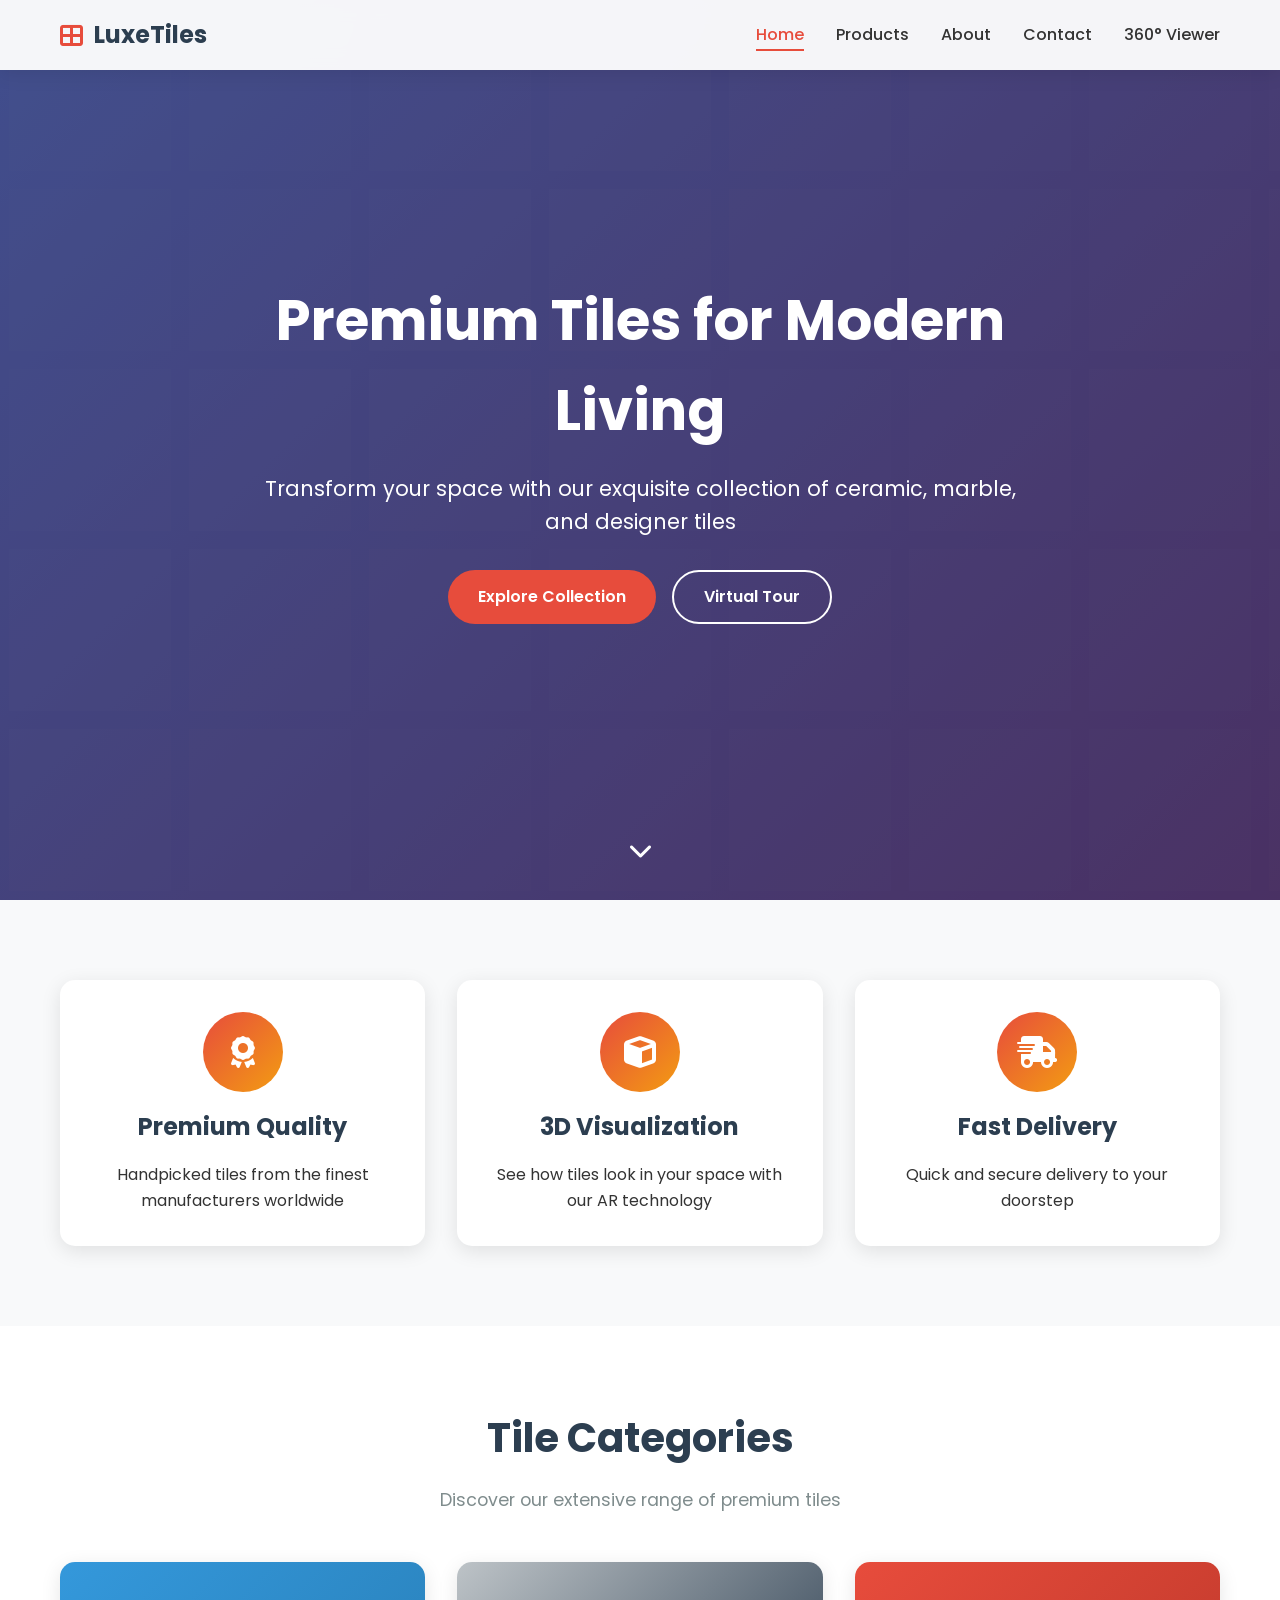
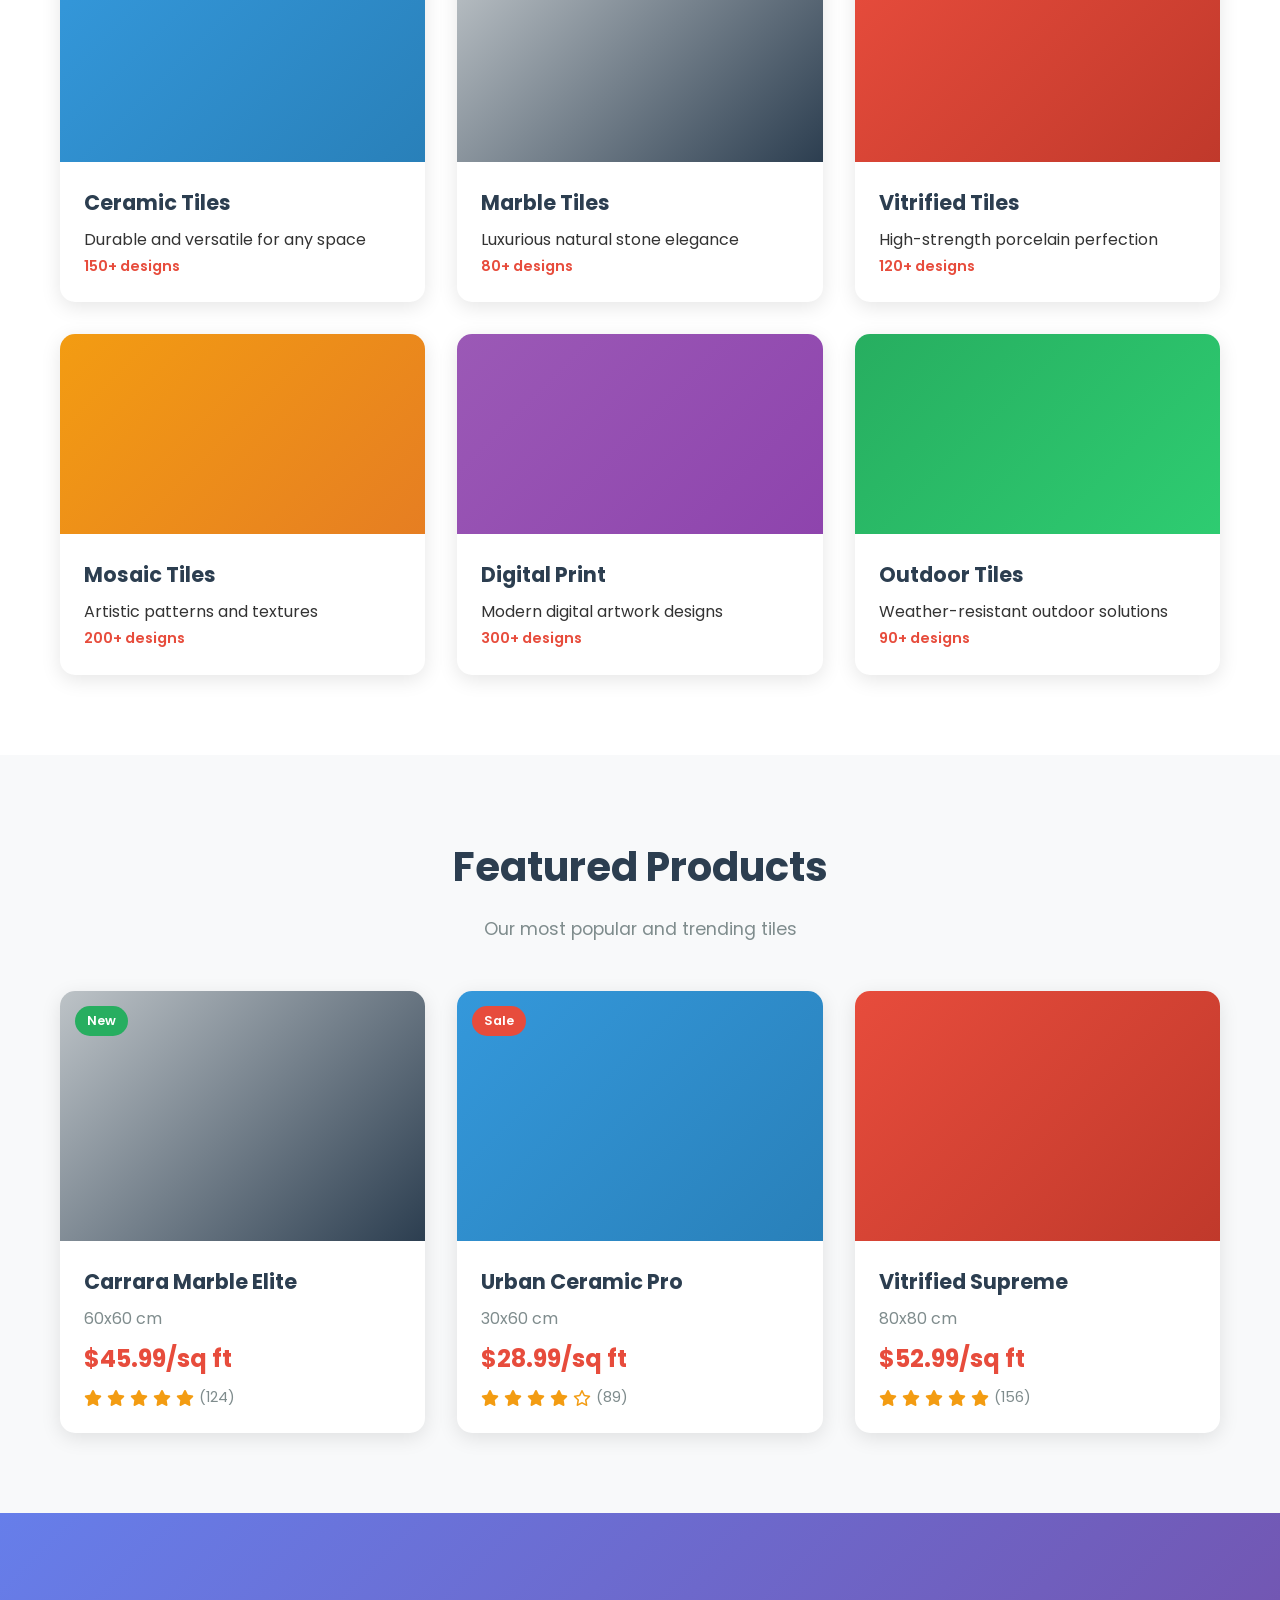
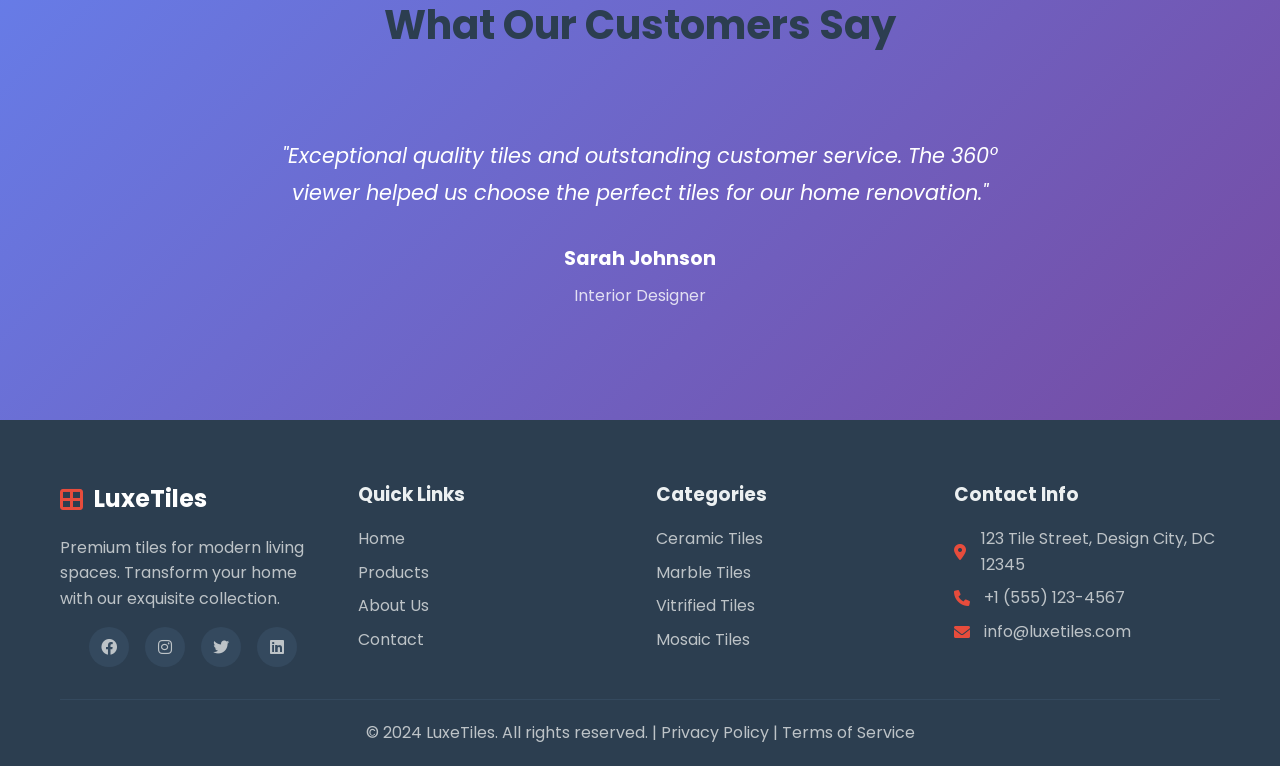
<file: index.html>
<!DOCTYPE html>
<html lang="en">
<head>
    <meta charset="UTF-8">
    <meta name="viewport" content="width=device-width, initial-scale=1.0">
    <title>LuxeTiles - Premium Tile Collection</title>
    <link href="style.css" rel="stylesheet" type="text/css" />
    <link href="https://cdnjs.cloudflare.com/ajax/libs/font-awesome/6.0.0/css/all.min.css" rel="stylesheet">
    <link href="https://fonts.googleapis.com/css2?family=Poppins:wght@300;400;500;600;700&display=swap" rel="stylesheet">
</head>
<body>
    <!-- Navigation -->
    <nav class="navbar">
        <div class="nav-container">
            <div class="nav-logo">
                <i class="fas fa-th-large"></i>
                <span>LuxeTiles</span>
            </div>
            <ul class="nav-menu">
                <li><a href="index.html" class="nav-link active">Home</a></li>
                <li><a href="Products.html" class="nav-link">Products</a></li>
                <li><a href="about.html" class="nav-link">About</a></li>
                <li><a href="contact.html" class="nav-link">Contact</a></li>
                <li><a href="#" class="nav-link" id="360-viewer-btn">360° Viewer</a></li>
            </ul>
            <div class="hamburger">
                <span></span>
                <span></span>
                <span></span>
            </div>
        </div>
    </nav>

    <!-- Hero Section -->
    <section class="hero">
        <div class="hero-overlay"></div>
        <div class="hero-content">
            <h1 class="hero-title">Premium Tiles for Modern Living</h1>
            <p class="hero-subtitle">Transform your space with our exquisite collection of ceramic, marble, and designer tiles</p>
            <div class="hero-buttons">
                <a href="products.html" class="btn btn-primary">Explore Collection</a>
                <a href="#" class="btn btn-secondary" id="virtual-tour-btn">Virtual Tour</a>
            </div>
        </div>
        <div class="hero-scroll">
            <i class="fas fa-chevron-down"></i>
        </div>
    </section>

    <!-- Features Section -->
    <section class="features">
        <div class="container">
            <div class="features-grid">
                <div class="feature-card">
                    <div class="feature-icon">
                        <i class="fas fa-award"></i>
                    </div>
                    <h3>Premium Quality</h3>
                    <p>Handpicked tiles from the finest manufacturers worldwide</p>
                </div>
                <div class="feature-card">
                    <div class="feature-icon">
                        <i class="fas fa-cube"></i>
                    </div>
                    <h3>3D Visualization</h3>
                    <p>See how tiles look in your space with our AR technology</p>
                </div>
                <div class="feature-card">
                    <div class="feature-icon">
                        <i class="fas fa-shipping-fast"></i>
                    </div>
                    <h3>Fast Delivery</h3>
                    <p>Quick and secure delivery to your doorstep</p>
                </div>
            </div>
        </div>
    </section>

    <!-- Categories Section -->
    <section class="categories">
        <div class="container">
            <div class="section-header">
                <h2>Tile Categories</h2>
                <p>Discover our extensive range of premium tiles</p>
            </div>
            <div class="categories-grid">
                <div class="category-card" data-category="ceramic">
                    <div class="category-image">
                        <div class="category-overlay">
                            <i class="fas fa-eye"></i>
                            <span>View Collection</span>
                        </div>
                    </div>
                    <div class="category-content">
                        <h3>Ceramic Tiles</h3>
                        <p>Durable and versatile for any space</p>
                        <span class="category-count">150+ designs</span>
                    </div>
                </div>
                <div class="category-card" data-category="marble">
                    <div class="category-image marble-bg">
                        <div class="category-overlay">
                            <i class="fas fa-eye"></i>
                            <span>View Collection</span>
                        </div>
                    </div>
                    <div class="category-content">
                        <h3>Marble Tiles</h3>
                        <p>Luxurious natural stone elegance</p>
                        <span class="category-count">80+ designs</span>
                    </div>
                </div>
                <div class="category-card" data-category="vitrified">
                    <div class="category-image vitrified-bg">
                        <div class="category-overlay">
                            <i class="fas fa-eye"></i>
                            <span>View Collection</span>
                        </div>
                    </div>
                    <div class="category-content">
                        <h3>Vitrified Tiles</h3>
                        <p>High-strength porcelain perfection</p>
                        <span class="category-count">120+ designs</span>
                    </div>
                </div>
                <div class="category-card" data-category="mosaic">
                    <div class="category-image mosaic-bg">
                        <div class="category-overlay">
                            <i class="fas fa-eye"></i>
                            <span>View Collection</span>
                        </div>
                    </div>
                    <div class="category-content">
                        <h3>Mosaic Tiles</h3>
                        <p>Artistic patterns and textures</p>
                        <span class="category-count">200+ designs</span>
                    </div>
                </div>
                <div class="category-card" data-category="digital">
                    <div class="category-image digital-bg">
                        <div class="category-overlay">
                            <i class="fas fa-eye"></i>
                            <span>View Collection</span>
                        </div>
                    </div>
                    <div class="category-content">
                        <h3>Digital Print</h3>
                        <p>Modern digital artwork designs</p>
                        <span class="category-count">300+ designs</span>
                    </div>
                </div>
                <div class="category-card" data-category="outdoor">
                    <div class="category-image outdoor-bg">
                        <div class="category-overlay">
                            <i class="fas fa-eye"></i>
                            <span>View Collection</span>
                        </div>
                    </div>
                    <div class="category-content">
                        <h3>Outdoor Tiles</h3>
                        <p>Weather-resistant outdoor solutions</p>
                        <span class="category-count">90+ designs</span>
                    </div>
                </div>
            </div>
        </div>
    </section>

    <!-- Featured Products -->
    <section class="featured-products">
        <div class="container">
            <div class="section-header">
                <h2>Featured Products</h2>
                <p>Our most popular and trending tiles</p>
            </div>
            <div class="products-grid">
                <div class="product-card">
                    <div class="product-image">
                        <div class="product-badge">New</div>
                        <div class="product-actions">
                            <button class="action-btn" title="360° View"><i class="fas fa-sync-alt"></i></button>
                            <button class="action-btn" title="Quick View"><i class="fas fa-eye"></i></button>
                            <button class="action-btn" title="Add to Favorites"><i class="fas fa-heart"></i></button>
                        </div>
                    </div>
                    <div class="product-content">
                        <h3>Carrara Marble Elite</h3>
                        <p class="product-size">60x60 cm</p>
                        <div class="product-price">$45.99/sq ft</div>
                        <div class="product-rating">
                            <i class="fas fa-star"></i>
                            <i class="fas fa-star"></i>
                            <i class="fas fa-star"></i>
                            <i class="fas fa-star"></i>
                            <i class="fas fa-star"></i>
                            <span>(124)</span>
                        </div>
                    </div>
                </div>
                <div class="product-card">
                    <div class="product-image ceramic-product">
                        <div class="product-badge sale">Sale</div>
                        <div class="product-actions">
                            <button class="action-btn" title="360° View"><i class="fas fa-sync-alt"></i></button>
                            <button class="action-btn" title="Quick View"><i class="fas fa-eye"></i></button>
                            <button class="action-btn" title="Add to Favorites"><i class="fas fa-heart"></i></button>
                        </div>
                    </div>
                    <div class="product-content">
                        <h3>Urban Ceramic Pro</h3>
                        <p class="product-size">30x60 cm</p>
                        <div class="product-price">$28.99/sq ft</div>
                        <div class="product-rating">
                            <i class="fas fa-star"></i>
                            <i class="fas fa-star"></i>
                            <i class="fas fa-star"></i>
                            <i class="fas fa-star"></i>
                            <i class="far fa-star"></i>
                            <span>(89)</span>
                        </div>
                    </div>
                </div>
                <div class="product-card">
                    <div class="product-image vitrified-product">
                        <div class="product-actions">
                            <button class="action-btn" title="360° View"><i class="fas fa-sync-alt"></i></button>
                            <button class="action-btn" title="Quick View"><i class="fas fa-eye"></i></button>
                            <button class="action-btn" title="Add to Favorites"><i class="fas fa-heart"></i></button>
                        </div>
                    </div>
                    <div class="product-content">
                        <h3>Vitrified Supreme</h3>
                        <p class="product-size">80x80 cm</p>
                        <div class="product-price">$52.99/sq ft</div>
                        <div class="product-rating">
                            <i class="fas fa-star"></i>
                            <i class="fas fa-star"></i>
                            <i class="fas fa-star"></i>
                            <i class="fas fa-star"></i>
                            <i class="fas fa-star"></i>
                            <span>(156)</span>
                        </div>
                    </div>
                </div>
            </div>
        </div>
    </section>

    <!-- Testimonials -->
    <section class="testimonials">
        <div class="container">
            <div class="section-header">
                <h2>What Our Customers Say</h2>
            </div>
            <div class="testimonials-slider">
                <div class="testimonial-card active">
                    <div class="testimonial-content">
                        <p>"Exceptional quality tiles and outstanding customer service. The 360° viewer helped us choose the perfect tiles for our home renovation."</p>
                        <div class="testimonial-author">
                            <div class="author-info">
                                <h4>Sarah Johnson</h4>
                                <span>Interior Designer</span>
                            </div>
                        </div>
                    </div>
                </div>
            </div>
        </div>
    </section>

    <!-- 360° Viewer Modal -->
    <div class="modal" id="viewer-modal">
        <div class="modal-content">
            <span class="close">&times;</span>
            <div class="viewer-container">
                <h3>360° Tile Viewer</h3>
                <div class="tile-viewer">
                    <div class="tile-3d" id="tile-3d">
                        <div class="tile-face front"></div>
                        <div class="tile-face back"></div>
                        <div class="tile-face left"></div>
                        <div class="tile-face right"></div>
                        <div class="tile-face top"></div>
                        <div class="tile-face bottom"></div>
                    </div>
                </div>
                <div class="viewer-controls">
                    <button class="viewer-btn" data-tile="marble">Marble</button>
                    <button class="viewer-btn" data-tile="ceramic">Ceramic</button>
                    <button class="viewer-btn" data-tile="mosaic">Mosaic</button>
                    <button class="viewer-btn" data-tile="digital">Digital</button>
                </div>
                <p class="viewer-instruction">Drag to rotate • Scroll to zoom</p>
            </div>
        </div>
    </div>

    <!-- Footer -->
    <footer class="footer">
        <div class="container">
            <div class="footer-content">
                <div class="footer-section">
                    <div class="footer-logo">
                        <i class="fas fa-th-large"></i>
                        <span>LuxeTiles</span>
                    </div>
                    <p>Premium tiles for modern living spaces. Transform your home with our exquisite collection.</p>
                    <div class="social-links">
                        <a href="#"><i class="fab fa-facebook"></i></a>
                        <a href="#"><i class="fab fa-instagram"></i></a>
                        <a href="#"><i class="fab fa-twitter"></i></a>
                        <a href="#"><i class="fab fa-linkedin"></i></a>
                    </div>
                </div>
                <div class="footer-section">
                    <h3>Quick Links</h3>
                    <ul>
                        <li><a href="index.html">Home</a></li>
                        <li><a href="products.html">Products</a></li>
                        <li><a href="about.html">About Us</a></li>
                        <li><a href="contact.html">Contact</a></li>
                    </ul>
                </div>
                <div class="footer-section">
                    <h3>Categories</h3>
                    <ul>
                        <li><a href="#">Ceramic Tiles</a></li>
                        <li><a href="#">Marble Tiles</a></li>
                        <li><a href="#">Vitrified Tiles</a></li>
                        <li><a href="#">Mosaic Tiles</a></li>
                    </ul>
                </div>
                <div class="footer-section">
                    <h3>Contact Info</h3>
                    <div class="contact-info">
                        <p><i class="fas fa-map-marker-alt"></i> 123 Tile Street, Design City, DC 12345</p>
                        <p><i class="fas fa-phone"></i> +1 (555) 123-4567</p>
                        <p><i class="fas fa-envelope"></i> info@luxetiles.com</p>
                    </div>
                </div>
            </div>
            <div class="footer-bottom">
                <p>&copy; 2024 LuxeTiles. All rights reserved. | Privacy Policy | Terms of Service</p>
            </div>
        </div>
    </footer>

    <script src="script.js"></script>
</body>
</html>
</file>
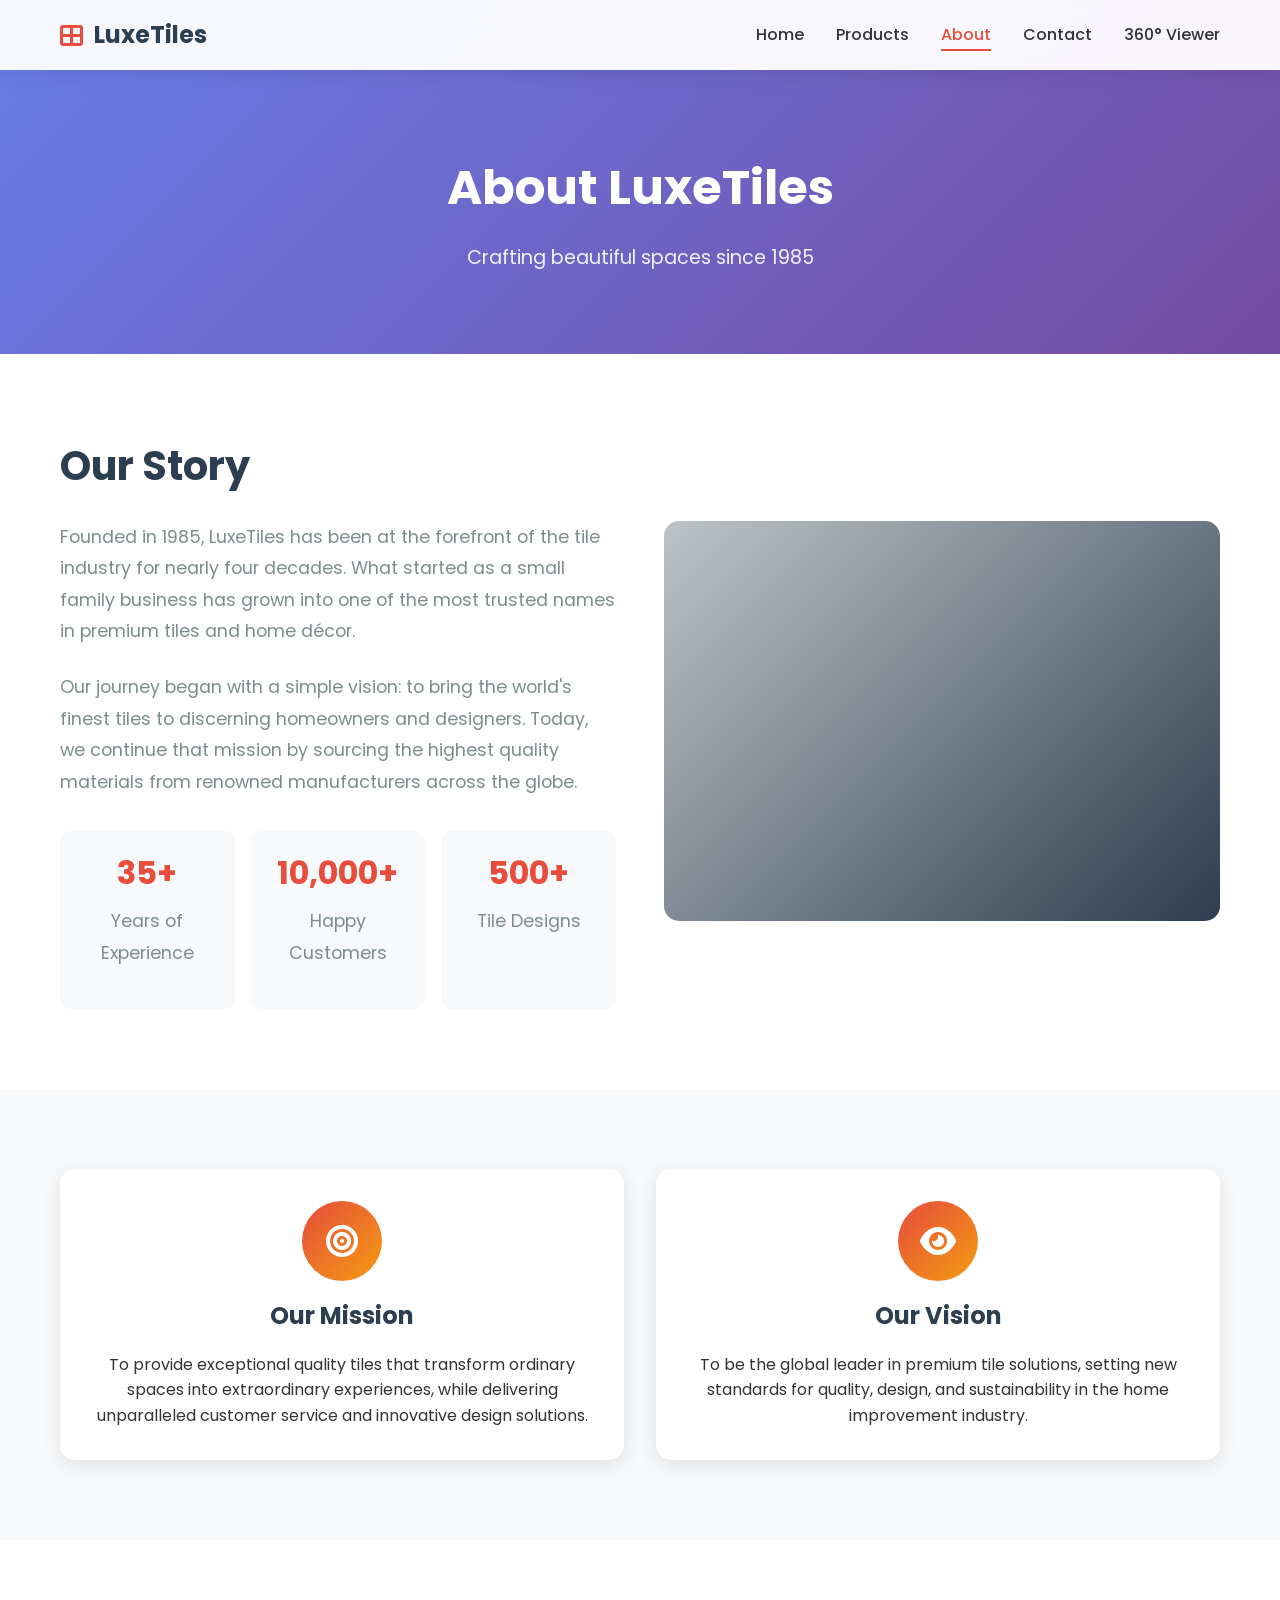
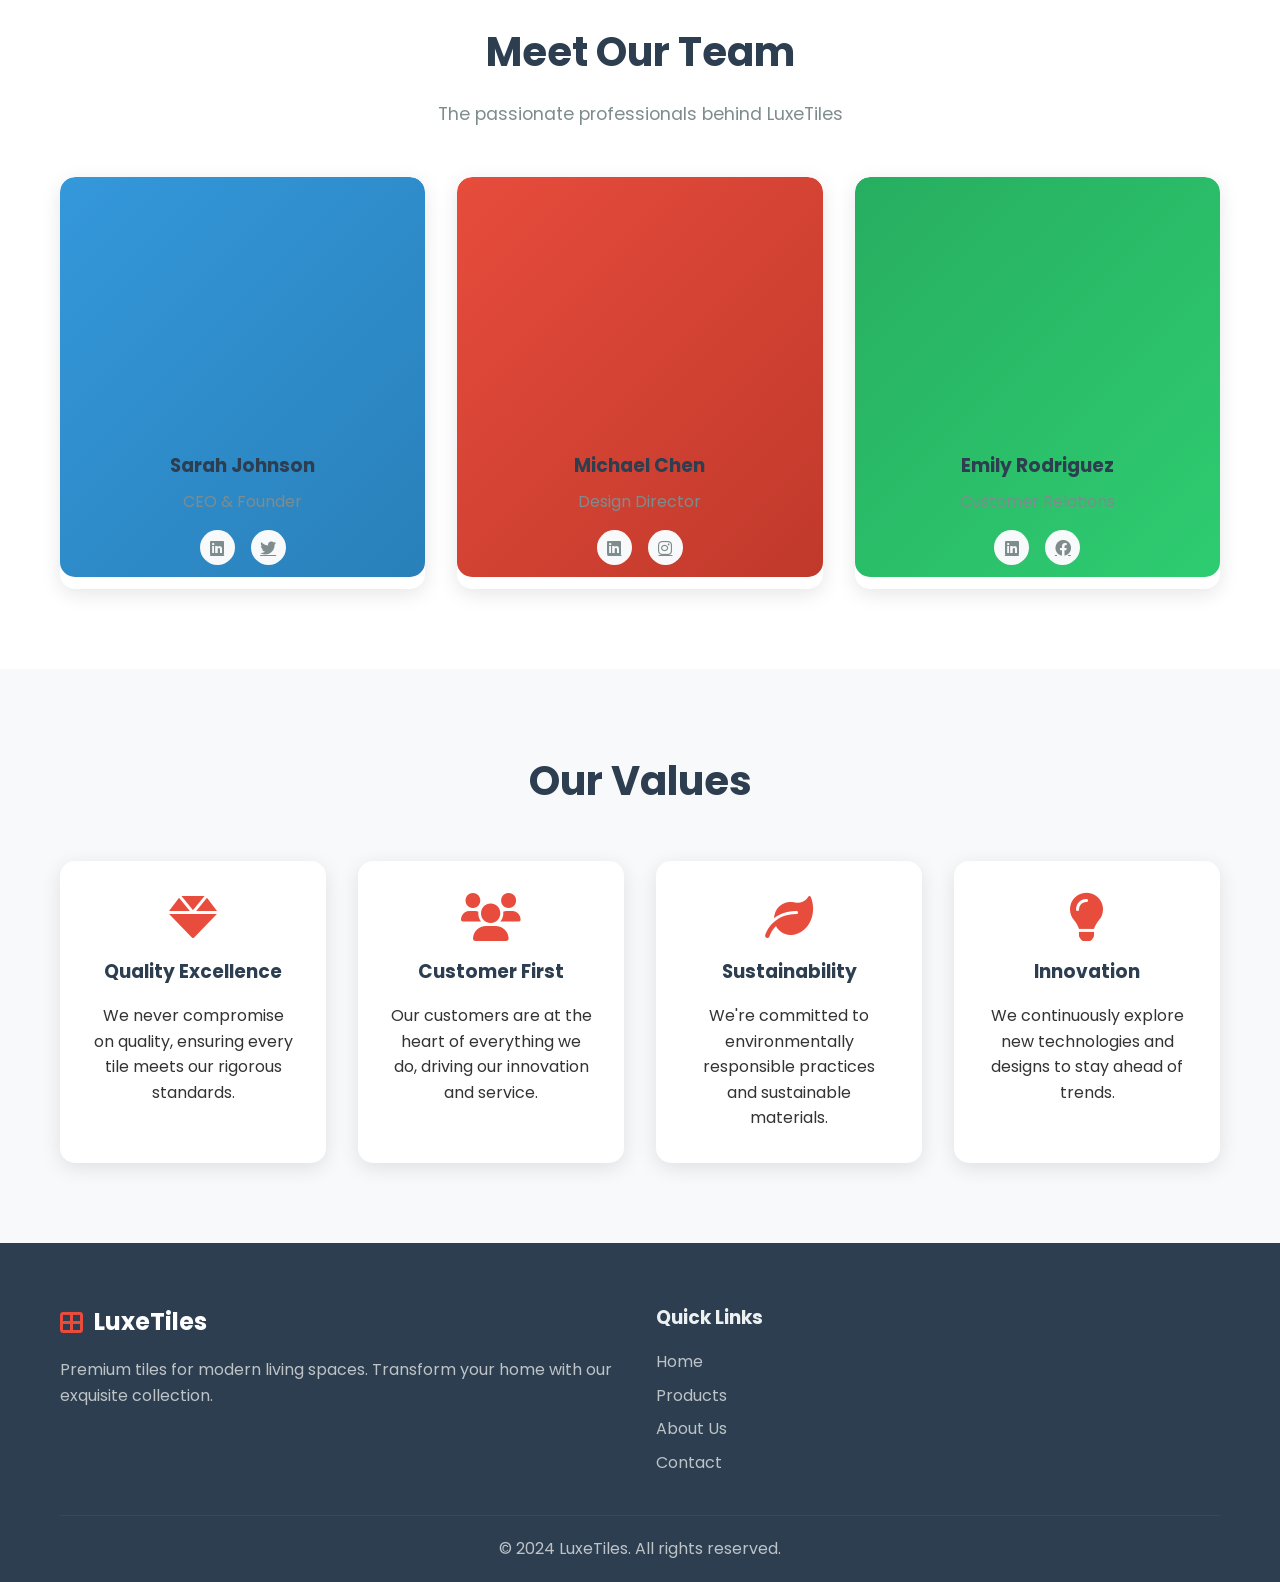
<file: about.html>
<!DOCTYPE html>
<html lang="en">
<head>
    <meta charset="UTF-8">
    <meta name="viewport" content="width=device-width, initial-scale=1.0">
    <title>About Us - LuxeTiles</title>
    <link href="style.css" rel="stylesheet" type="text/css" />
    <link href="https://cdnjs.cloudflare.com/ajax/libs/font-awesome/6.0.0/css/all.min.css" rel="stylesheet">
    <link href="https://fonts.googleapis.com/css2?family=Poppins:wght@300;400;500;600;700&display=swap" rel="stylesheet">
</head>
<body>
    <!-- Navigation -->
    <nav class="navbar">
        <div class="nav-container">
            <div class="nav-logo">
                <i class="fas fa-th-large"></i>
                <span>LuxeTiles</span>
            </div>
            <ul class="nav-menu">
                <li><a href="index.html" class="nav-link">Home</a></li>
                <li><a href="products.html" class="nav-link">Products</a></li>
                <li><a href="about.html" class="nav-link active">About</a></li>
                <li><a href="contact.html" class="nav-link">Contact</a></li>
                <li><a href="#" class="nav-link" id="360-viewer-btn">360° Viewer</a></li>
            </ul>
            <div class="hamburger">
                <span></span>
                <span></span>
                <span></span>
            </div>
        </div>
    </nav>

    <!-- Page Header -->
    <section class="page-header">
        <div class="container">
            <h1>About LuxeTiles</h1>
            <p>Crafting beautiful spaces since 1985</p>
        </div>
    </section>

    <!-- About Content -->
    <section class="about-content">
        <div class="container">
            <div class="about-grid">
                <div class="about-text">
                    <h2>Our Story</h2>
                    <p>Founded in 1985, LuxeTiles has been at the forefront of the tile industry for nearly four decades. What started as a small family business has grown into one of the most trusted names in premium tiles and home décor.</p>
                    <p>Our journey began with a simple vision: to bring the world's finest tiles to discerning homeowners and designers. Today, we continue that mission by sourcing the highest quality materials from renowned manufacturers across the globe.</p>
                    <div class="stats">
                        <div class="stat">
                            <h3>35+</h3>
                            <p>Years of Experience</p>
                        </div>
                        <div class="stat">
                            <h3>10,000+</h3>
                            <p>Happy Customers</p>
                        </div>
                        <div class="stat">
                            <h3>500+</h3>
                            <p>Tile Designs</p>
                        </div>
                    </div>
                </div>
                <div class="about-image">
                    <div class="image-placeholder about-img"></div>
                </div>
            </div>
        </div>
    </section>

    <!-- Mission & Vision -->
    <section class="mission-vision">
        <div class="container">
            <div class="mv-grid">
                <div class="mv-card">
                    <div class="mv-icon">
                        <i class="fas fa-bullseye"></i>
                    </div>
                    <h3>Our Mission</h3>
                    <p>To provide exceptional quality tiles that transform ordinary spaces into extraordinary experiences, while delivering unparalleled customer service and innovative design solutions.</p>
                </div>
                <div class="mv-card">
                    <div class="mv-icon">
                        <i class="fas fa-eye"></i>
                    </div>
                    <h3>Our Vision</h3>
                    <p>To be the global leader in premium tile solutions, setting new standards for quality, design, and sustainability in the home improvement industry.</p>
                </div>
            </div>
        </div>
    </section>

    <!-- Team Section -->
    <section class="team">
        <div class="container">
            <div class="section-header">
                <h2>Meet Our Team</h2>
                <p>The passionate professionals behind LuxeTiles</p>
            </div>
            <div class="team-grid">
                <div class="team-member">
                    <div class="member-image">
                        <div class="image-placeholder team-img-1"></div>
                    </div>
                    <div class="member-info">
                        <h3>Sarah Johnson</h3>
                        <p>CEO & Founder</p>
                        <div class="social-links">
                            <a href="#"><i class="fab fa-linkedin"></i></a>
                            <a href="#"><i class="fab fa-twitter"></i></a>
                        </div>
                    </div>
                </div>
                <div class="team-member">
                    <div class="member-image">
                        <div class="image-placeholder team-img-2"></div>
                    </div>
                    <div class="member-info">
                        <h3>Michael Chen</h3>
                        <p>Design Director</p>
                        <div class="social-links">
                            <a href="#"><i class="fab fa-linkedin"></i></a>
                            <a href="#"><i class="fab fa-instagram"></i></a>
                        </div>
                    </div>
                </div>
                <div class="team-member">
                    <div class="member-image">
                        <div class="image-placeholder team-img-3"></div>
                    </div>
                    <div class="member-info">
                        <h3>Emily Rodriguez</h3>
                        <p>Customer Relations</p>
                        <div class="social-links">
                            <a href="#"><i class="fab fa-linkedin"></i></a>
                            <a href="#"><i class="fab fa-facebook"></i></a>
                        </div>
                    </div>
                </div>
            </div>
        </div>
    </section>

    <!-- Values Section -->
    <section class="values">
        <div class="container">
            <div class="section-header">
                <h2>Our Values</h2>
            </div>
            <div class="values-grid">
                <div class="value-card">
                    <i class="fas fa-gem"></i>
                    <h3>Quality Excellence</h3>
                    <p>We never compromise on quality, ensuring every tile meets our rigorous standards.</p>
                </div>
                <div class="value-card">
                    <i class="fas fa-users"></i>
                    <h3>Customer First</h3>
                    <p>Our customers are at the heart of everything we do, driving our innovation and service.</p>
                </div>
                <div class="value-card">
                    <i class="fas fa-leaf"></i>
                    <h3>Sustainability</h3>
                    <p>We're committed to environmentally responsible practices and sustainable materials.</p>
                </div>
                <div class="value-card">
                    <i class="fas fa-lightbulb"></i>
                    <h3>Innovation</h3>
                    <p>We continuously explore new technologies and designs to stay ahead of trends.</p>
                </div>
            </div>
        </div>
    </section>

    <!-- Footer -->
    <footer class="footer">
        <div class="container">
            <div class="footer-content">
                <div class="footer-section">
                    <div class="footer-logo">
                        <i class="fas fa-th-large"></i>
                        <span>LuxeTiles</span>
                    </div>
                    <p>Premium tiles for modern living spaces. Transform your home with our exquisite collection.</p>
                </div>
                <div class="footer-section">
                    <h3>Quick Links</h3>
                    <ul>
                        <li><a href="index.html">Home</a></li>
                        <li><a href="products.html">Products</a></li>
                        <li><a href="about.html">About Us</a></li>
                        <li><a href="contact.html">Contact</a></li>
                    </ul>
                </div>
            </div>
            <div class="footer-bottom">
                <p>&copy; 2024 LuxeTiles. All rights reserved.</p>
            </div>
        </div>
    </footer>

    <script src="script.js"></script>
</body>
</html>
</file>
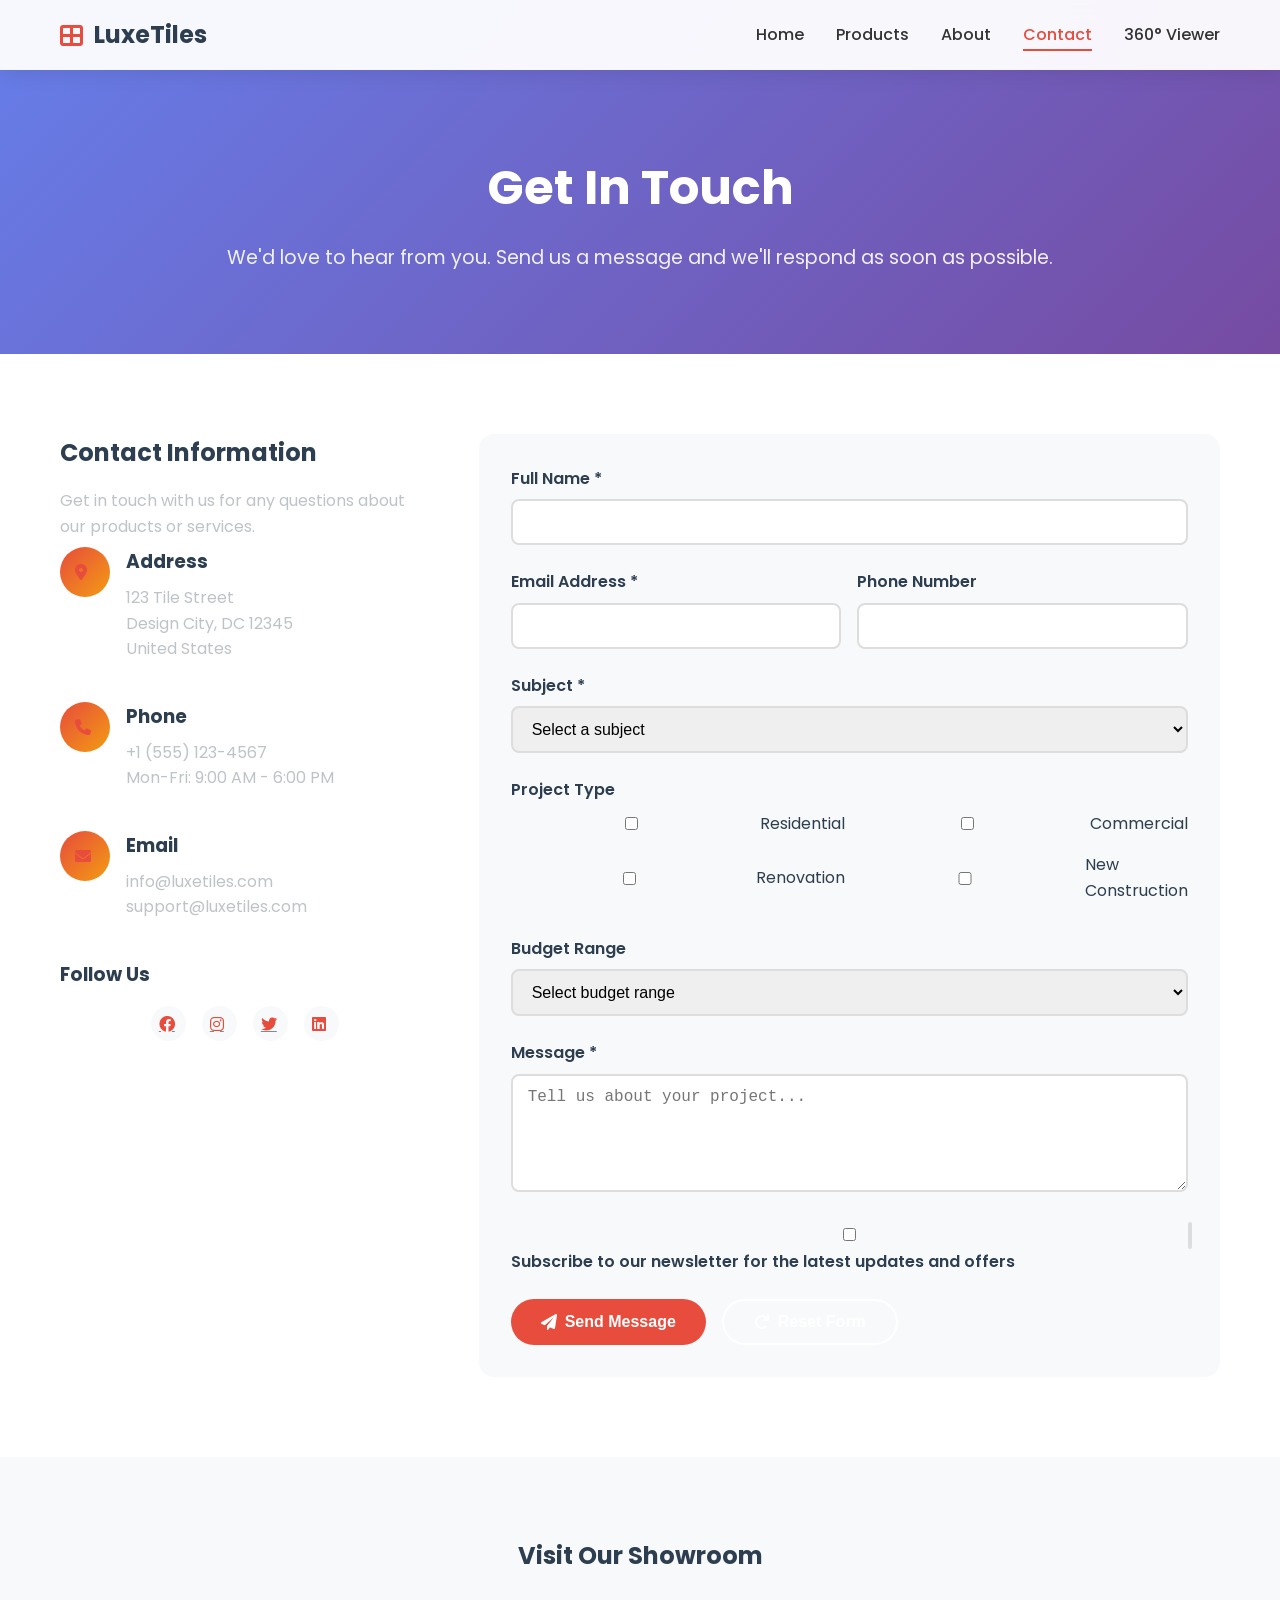
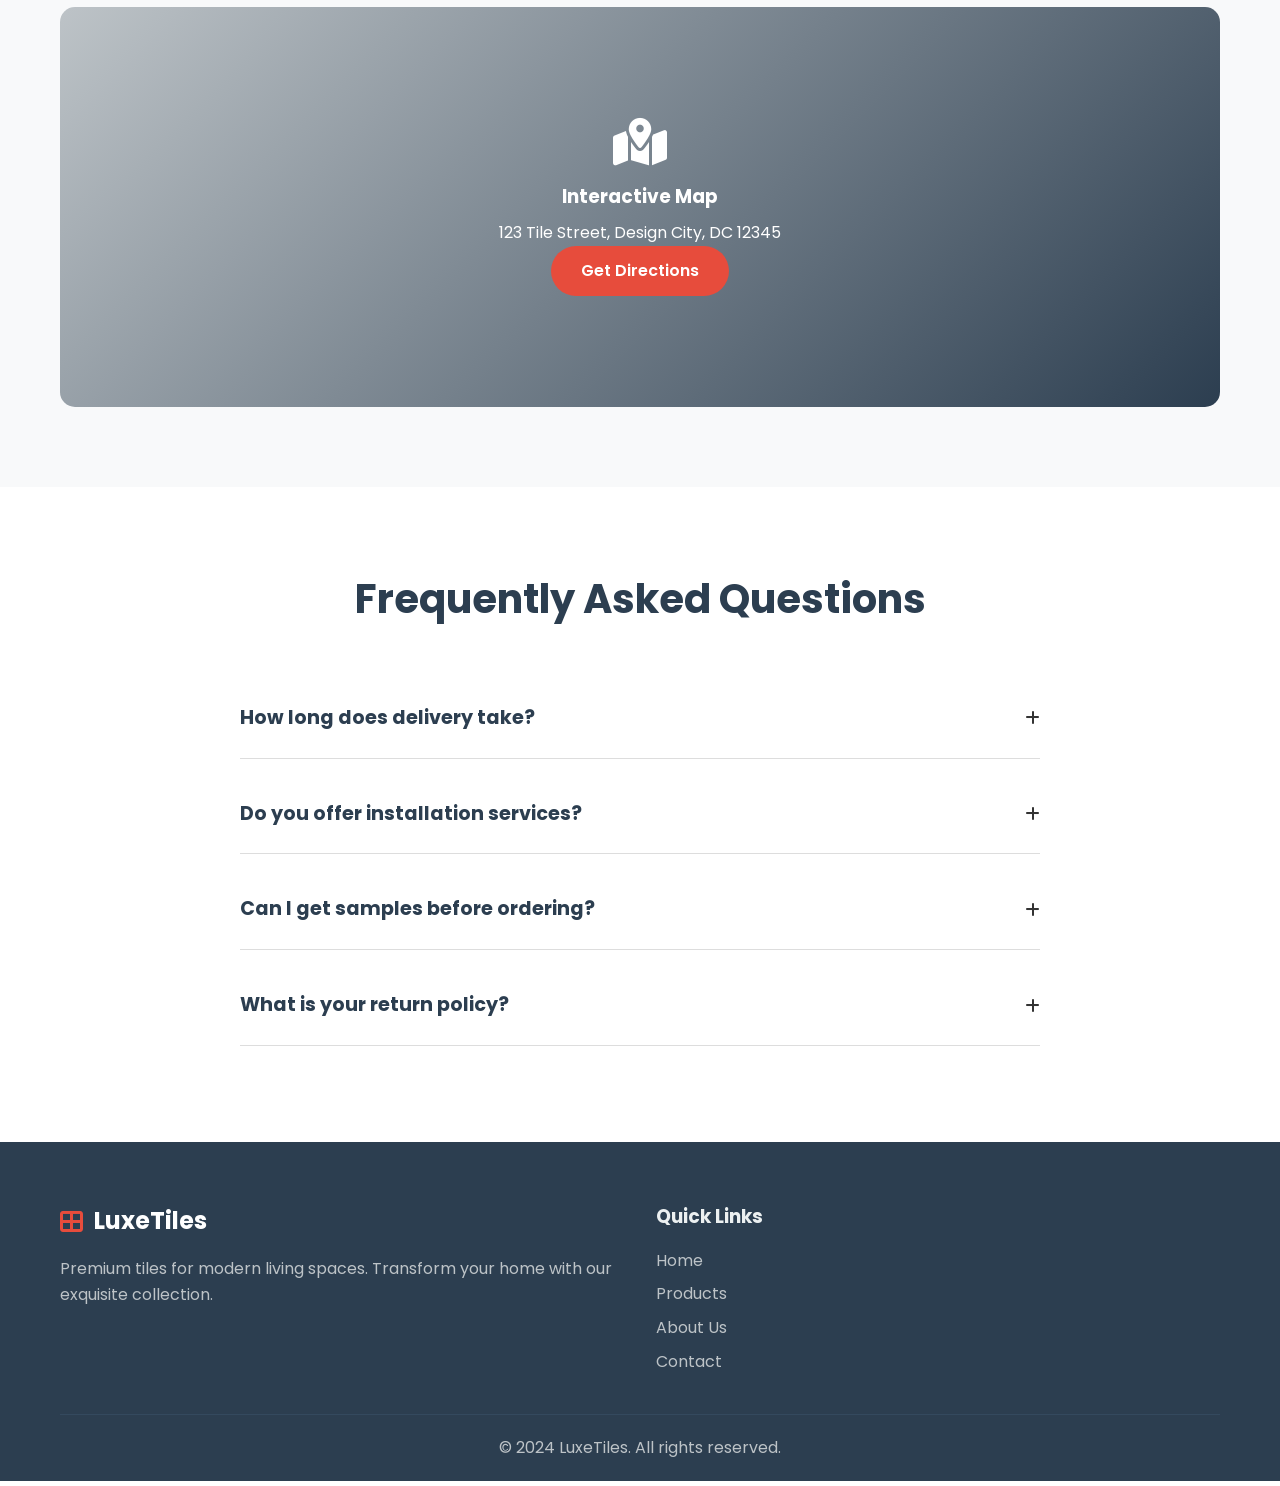
<file: contact.html>
<!DOCTYPE html>
<html lang="en">
<head>
    <meta charset="UTF-8">
    <meta name="viewport" content="width=device-width, initial-scale=1.0">
    <title>Contact Us - LuxeTiles</title>
    <link href="style.css" rel="stylesheet" type="text/css" />
    <link href="https://cdnjs.cloudflare.com/ajax/libs/font-awesome/6.0.0/css/all.min.css" rel="stylesheet">
    <link href="https://fonts.googleapis.com/css2?family=Poppins:wght@300;400;500;600;700&display=swap" rel="stylesheet">
</head>
<body>
    <!-- Navigation -->
    <nav class="navbar">
        <div class="nav-container">
            <div class="nav-logo">
                <i class="fas fa-th-large"></i>
                <span>LuxeTiles</span>
            </div>
            <ul class="nav-menu">
                <li><a href="index.html" class="nav-link">Home</a></li>
                <li><a href="products.html" class="nav-link">Products</a></li>
                <li><a href="about.html" class="nav-link">About</a></li>
                <li><a href="contact.html" class="nav-link active">Contact</a></li>
                <li><a href="#" class="nav-link" id="360-viewer-btn">360° Viewer</a></li>
            </ul>
            <div class="hamburger">
                <span></span>
                <span></span>
                <span></span>
            </div>
        </div>
    </nav>

    <!-- Page Header -->
    <section class="page-header">
        <div class="container">
            <h1>Get In Touch</h1>
            <p>We'd love to hear from you. Send us a message and we'll respond as soon as possible.</p>
        </div>
    </section>

    <!-- Contact Section -->
    <section class="contact-section">
        <div class="container">
            <div class="contact-grid">
                <!-- Contact Info -->
                <div class="contact-info">
                    <h2>Contact Information</h2>
                    <p>Get in touch with us for any questions about our products or services.</p>
                    
                    <div class="contact-item">
                        <div class="contact-icon">
                            <i class="fas fa-map-marker-alt"></i>
                        </div>
                        <div class="contact-details">
                            <h3>Address</h3>
                            <p>123 Tile Street<br>Design City, DC 12345<br>United States</p>
                        </div>
                    </div>

                    <div class="contact-item">
                        <div class="contact-icon">
                            <i class="fas fa-phone"></i>
                        </div>
                        <div class="contact-details">
                            <h3>Phone</h3>
                            <p>+1 (555) 123-4567<br>Mon-Fri: 9:00 AM - 6:00 PM</p>
                        </div>
                    </div>

                    <div class="contact-item">
                        <div class="contact-icon">
                            <i class="fas fa-envelope"></i>
                        </div>
                        <div class="contact-details">
                            <h3>Email</h3>
                            <p>info@luxetiles.com<br>support@luxetiles.com</p>
                        </div>
                    </div>

                    <div class="social-section">
                        <h3>Follow Us</h3>
                        <div class="social-links">
                            <a href="#"><i class="fab fa-facebook"></i></a>
                            <a href="#"><i class="fab fa-instagram"></i></a>
                            <a href="#"><i class="fab fa-twitter"></i></a>
                            <a href="#"><i class="fab fa-linkedin"></i></a>
                        </div>
                    </div>
                </div>

                <!-- Contact Form -->
                <div class="contact-form">
                    <form id="contactForm">
                        <div class="form-group">
                            <label for="name">Full Name *</label>
                            <input type="text" id="name" name="name" required>
                        </div>

                        <div class="form-row">
                            <div class="form-group">
                                <label for="email">Email Address *</label>
                                <input type="email" id="email" name="email" required>
                            </div>
                            <div class="form-group">
                                <label for="phone">Phone Number</label>
                                <input type="tel" id="phone" name="phone">
                            </div>
                        </div>

                        <div class="form-group">
                            <label for="subject">Subject *</label>
                            <select id="subject" name="subject" required>
                                <option value="">Select a subject</option>
                                <option value="general">General Inquiry</option>
                                <option value="product">Product Information</option>
                                <option value="quote">Request Quote</option>
                                <option value="support">Technical Support</option>
                                <option value="partnership">Partnership</option>
                            </select>
                        </div>

                        <div class="form-group">
                            <label for="project">Project Type</label>
                            <div class="checkbox-group">
                                <label><input type="checkbox" name="project[]" value="residential"> Residential</label>
                                <label><input type="checkbox" name="project[]" value="commercial"> Commercial</label>
                                <label><input type="checkbox" name="project[]" value="renovation"> Renovation</label>
                                <label><input type="checkbox" name="project[]" value="new-construction"> New Construction</label>
                            </div>
                        </div>

                        <div class="form-group">
                            <label for="budget">Budget Range</label>
                            <select id="budget" name="budget">
                                <option value="">Select budget range</option>
                                <option value="under-5k">Under $5,000</option>
                                <option value="5k-10k">$5,000 - $10,000</option>
                                <option value="10k-25k">$10,000 - $25,000</option>
                                <option value="25k-50k">$25,000 - $50,000</option>
                                <option value="over-50k">Over $50,000</option>
                            </select>
                        </div>

                        <div class="form-group">
                            <label for="message">Message *</label>
                            <textarea id="message" name="message" rows="5" placeholder="Tell us about your project..." required></textarea>
                        </div>

                        <div class="form-group">
                            <label class="checkbox-label">
                                <input type="checkbox" name="newsletter" id="newsletter">
                                <span class="checkmark"></span>
                                Subscribe to our newsletter for the latest updates and offers
                            </label>
                        </div>

                        <div class="form-actions">
                            <button type="submit" class="btn btn-primary">
                                <i class="fas fa-paper-plane"></i>
                                Send Message
                            </button>
                            <button type="reset" class="btn btn-secondary">
                                <i class="fas fa-redo"></i>
                                Reset Form
                            </button>
                        </div>
                    </form>
                </div>
            </div>
        </div>
    </section>

    <!-- Map Section -->
    <section class="map-section">
        <div class="container">
            <h2>Visit Our Showroom</h2>
            <div class="map-placeholder">
                <div class="map-content">
                    <i class="fas fa-map-marked-alt"></i>
                    <h3>Interactive Map</h3>
                    <p>123 Tile Street, Design City, DC 12345</p>
                    <a href="#" class="btn btn-primary">Get Directions</a>
                </div>
            </div>
        </div>
    </section>

    <!-- FAQ Section -->
    <section class="faq-section">
        <div class="container">
            <div class="section-header">
                <h2>Frequently Asked Questions</h2>
            </div>
            <div class="faq-grid">
                <div class="faq-item">
                    <div class="faq-question">
                        <h3>How long does delivery take?</h3>
                        <i class="fas fa-plus"></i>
                    </div>
                    <div class="faq-answer">
                        <p>Standard delivery takes 5-7 business days. Express delivery is available for urgent orders within 2-3 business days.</p>
                    </div>
                </div>
                <div class="faq-item">
                    <div class="faq-question">
                        <h3>Do you offer installation services?</h3>
                        <i class="fas fa-plus"></i>
                    </div>
                    <div class="faq-answer">
                        <p>Yes, we have a network of certified installers. We can arrange professional installation for all our tile products.</p>
                    </div>
                </div>
                <div class="faq-item">
                    <div class="faq-question">
                        <h3>Can I get samples before ordering?</h3>
                        <i class="fas fa-plus"></i>
                    </div>
                    <div class="faq-answer">
                        <p>Absolutely! We offer free samples for up to 5 different tile designs. Samples are typically delivered within 3-5 business days.</p>
                    </div>
                </div>
                <div class="faq-item">
                    <div class="faq-question">
                        <h3>What is your return policy?</h3>
                        <i class="fas fa-plus"></i>
                    </div>
                    <div class="faq-answer">
                        <p>We offer a 30-day return policy for unused tiles in original packaging. Custom orders may have different return conditions.</p>
                    </div>
                </div>
            </div>
        </div>
    </section>

    <!-- Footer -->
    <footer class="footer">
        <div class="container">
            <div class="footer-content">
                <div class="footer-section">
                    <div class="footer-logo">
                        <i class="fas fa-th-large"></i>
                        <span>LuxeTiles</span>
                    </div>
                    <p>Premium tiles for modern living spaces. Transform your home with our exquisite collection.</p>
                </div>
                <div class="footer-section">
                    <h3>Quick Links</h3>
                    <ul>
                        <li><a href="index.html">Home</a></li>
                        <li><a href="products.html">Products</a></li>
                        <li><a href="about.html">About Us</a></li>
                        <li><a href="contact.html">Contact</a></li>
                    </ul>
                </div>
            </div>
            <div class="footer-bottom">
                <p>&copy; 2024 LuxeTiles. All rights reserved.</p>
            </div>
        </div>
    </footer>

    <script src="script.js"></script>
</body>
</html>
</file>
<file: style.css>
/* Reset and Base Styles */
* {
    margin: 0;
    padding: 0;
    box-sizing: border-box;
}

html {
    height: 100%;
    width: 100%;
    scroll-behavior: smooth;
}

body {
    font-family: 'Poppins', sans-serif;
    line-height: 1.6;
    color: #333;
    background-color: #fff;
}

.container {
    max-width: 1200px;
    margin: 0 auto;
    padding: 0 20px;
}

/* Navigation */
.navbar {
    position: fixed;
    top: 0;
    width: 100%;
    background: rgba(255, 255, 255, 0.95);
    backdrop-filter: blur(10px);
    z-index: 1000;
    padding: 1rem 0;
    box-shadow: 0 2px 20px rgba(0, 0, 0, 0.1);
    transition: all 0.3s ease;
}

.nav-container {
    max-width: 1200px;
    margin: 0 auto;
    padding: 0 20px;
    display: flex;
    justify-content: space-between;
    align-items: center;
}

.nav-logo {
    display: flex;
    align-items: center;
    font-size: 1.5rem;
    font-weight: 700;
    color: #2c3e50;
}

.nav-logo i {
    margin-right: 10px;
    color: #e74c3c;
}

.nav-menu {
    display: flex;
    list-style: none;
    gap: 2rem;
}

.nav-link {
    text-decoration: none;
    color: #333;
    font-weight: 500;
    transition: all 0.3s ease;
    position: relative;
}

.nav-link:hover,
.nav-link.active {
    color: #e74c3c;
}

.nav-link::after {
    content: '';
    position: absolute;
    bottom: -5px;
    left: 0;
    width: 0;
    height: 2px;
    background: #e74c3c;
    transition: width 0.3s ease;
}

.nav-link:hover::after,
.nav-link.active::after {
    width: 100%;
}

.hamburger {
    display: none;
    flex-direction: column;
    cursor: pointer;
}

.hamburger span {
    width: 25px;
    height: 3px;
    background: #333;
    margin: 3px 0;
    transition: 0.3s;
}

/* Hero Section */
.hero {
    height: 100vh;
    background: linear-gradient(135deg, #667eea 0%, #764ba2 100%);
    display: flex;
    align-items: center;
    justify-content: center;
    text-align: center;
    color: white;
    position: relative;
    overflow: hidden;
}

.hero::before {
    content: '';
    position: absolute;
    top: 0;
    left: 0;
    right: 0;
    bottom: 0;
    background: url('data:image/svg+xml,<svg xmlns="http://www.w3.org/2000/svg" viewBox="0 0 100 100"><defs><pattern id="tile" patternUnits="userSpaceOnUse" width="20" height="20"><rect width="20" height="20" fill="rgba(255,255,255,0.1)"/><rect width="18" height="18" x="1" y="1" fill="rgba(255,255,255,0.05)"/></pattern></defs><rect width="100" height="100" fill="url(%23tile)"/></svg>');
    opacity: 0.3;
}

.hero-overlay {
    position: absolute;
    top: 0;
    left: 0;
    right: 0;
    bottom: 0;
    background: rgba(0, 0, 0, 0.4);
}

.hero-content {
    position: relative;
    z-index: 2;
    max-width: 800px;
    padding: 0 20px;
}

.hero-title {
    font-size: 3.5rem;
    font-weight: 700;
    margin-bottom: 1rem;
    animation: fadeInUp 1s ease;
}

.hero-subtitle {
    font-size: 1.3rem;
    margin-bottom: 2rem;
    opacity: 0.9;
    animation: fadeInUp 1s ease 0.2s both;
}

.hero-buttons {
    display: flex;
    gap: 1rem;
    justify-content: center;
    flex-wrap: wrap;
    animation: fadeInUp 1s ease 0.4s both;
}

.btn {
    padding: 12px 30px;
    border: none;
    border-radius: 50px;
    font-size: 1rem;
    font-weight: 600;
    text-decoration: none;
    transition: all 0.3s ease;
    cursor: pointer;
    display: inline-flex;
    align-items: center;
    gap: 8px;
}

.btn-primary {
    background: #e74c3c;
    color: white;
}

.btn-primary:hover {
    background: #c0392b;
    transform: translateY(-2px);
    box-shadow: 0 10px 25px rgba(231, 76, 60, 0.3);
}

.btn-secondary {
    background: transparent;
    color: white;
    border: 2px solid white;
}

.btn-secondary:hover {
    background: white;
    color: #333;
    transform: translateY(-2px);
}

.hero-scroll {
    position: absolute;
    bottom: 30px;
    left: 50%;
    transform: translateX(-50%);
    color: white;
    font-size: 1.5rem;
    animation: bounce 2s infinite;
}

/* Features Section */
.features {
    padding: 80px 0;
    background: #f8f9fa;
}

.features-grid {
    display: grid;
    grid-template-columns: repeat(auto-fit, minmax(300px, 1fr));
    gap: 2rem;
}

.feature-card {
    background: white;
    padding: 2rem;
    border-radius: 15px;
    text-align: center;
    box-shadow: 0 5px 20px rgba(0, 0, 0, 0.1);
    transition: all 0.3s ease;
}

.feature-card:hover {
    transform: translateY(-10px);
    box-shadow: 0 15px 40px rgba(0, 0, 0, 0.15);
}

.feature-icon {
    width: 80px;
    height: 80px;
    background: linear-gradient(135deg, #e74c3c, #f39c12);
    color: white;
    border-radius: 50%;
    display: flex;
    align-items: center;
    justify-content: center;
    margin: 0 auto 1rem;
    font-size: 2rem;
}

.feature-card h3 {
    font-size: 1.5rem;
    margin-bottom: 1rem;
    color: #2c3e50;
}

/* Categories Section */
.categories {
    padding: 80px 0;
}

.section-header {
    text-align: center;
    margin-bottom: 3rem;
}

.section-header h2 {
    font-size: 2.5rem;
    color: #2c3e50;
    margin-bottom: 1rem;
}

.section-header p {
    font-size: 1.1rem;
    color: #7f8c8d;
    max-width: 600px;
    margin: 0 auto;
}

.categories-grid {
    display: grid;
    grid-template-columns: repeat(auto-fit, minmax(350px, 1fr));
    gap: 2rem;
}

.category-card {
    background: white;
    border-radius: 15px;
    overflow: hidden;
    box-shadow: 0 5px 20px rgba(0, 0, 0, 0.1);
    transition: all 0.3s ease;
    cursor: pointer;
}

.category-card:hover {
    transform: translateY(-10px);
    box-shadow: 0 15px 40px rgba(0, 0, 0, 0.2);
}

.category-image {
    height: 200px;
    background: linear-gradient(135deg, #3498db, #2980b9);
    position: relative;
    overflow: hidden;
}

.marble-bg {
    background: linear-gradient(135deg, #bdc3c7, #2c3e50);
}

.vitrified-bg {
    background: linear-gradient(135deg, #e74c3c, #c0392b);
}

.mosaic-bg {
    background: linear-gradient(135deg, #f39c12, #e67e22);
}

.digital-bg {
    background: linear-gradient(135deg, #9b59b6, #8e44ad);
}

.outdoor-bg {
    background: linear-gradient(135deg, #27ae60, #2ecc71);
}

.category-overlay {
    position: absolute;
    top: 0;
    left: 0;
    right: 0;
    bottom: 0;
    background: rgba(0, 0, 0, 0.7);
    display: flex;
    flex-direction: column;
    align-items: center;
    justify-content: center;
    color: white;
    opacity: 0;
    transition: all 0.3s ease;
}

.category-card:hover .category-overlay {
    opacity: 1;
}

.category-overlay i {
    font-size: 2rem;
    margin-bottom: 0.5rem;
}

.category-content {
    padding: 1.5rem;
}

.category-content h3 {
    font-size: 1.3rem;
    color: #2c3e50;
    margin-bottom: 0.5rem;
}

.category-count {
    color: #e74c3c;
    font-weight: 600;
    font-size: 0.9rem;
}

/* Featured Products */
.featured-products {
    padding: 80px 0;
    background: #f8f9fa;
}

.products-grid {
    display: grid;
    grid-template-columns: repeat(auto-fit, minmax(300px, 1fr));
    gap: 2rem;
}

.product-card {
    background: white;
    border-radius: 15px;
    overflow: hidden;
    box-shadow: 0 5px 20px rgba(0, 0, 0, 0.1);
    transition: all 0.3s ease;
}

.product-card:hover {
    transform: translateY(-10px);
    box-shadow: 0 15px 40px rgba(0, 0, 0, 0.2);
}

.product-image {
    height: 250px;
    background: linear-gradient(135deg, #bdc3c7, #2c3e50);
    position: relative;
    overflow: hidden;
}

.ceramic-product {
    background: linear-gradient(135deg, #3498db, #2980b9);
}

.vitrified-product {
    background: linear-gradient(135deg, #e74c3c, #c0392b);
}

.product-badge {
    position: absolute;
    top: 15px;
    left: 15px;
    background: #27ae60;
    color: white;
    padding: 5px 12px;
    border-radius: 20px;
    font-size: 0.8rem;
    font-weight: 600;
}

.product-badge.sale {
    background: #e74c3c;
}

.product-actions {
    position: absolute;
    top: 15px;
    right: 15px;
    display: flex;
    flex-direction: column;
    gap: 8px;
    opacity: 0;
    transition: all 0.3s ease;
}

.product-card:hover .product-actions {
    opacity: 1;
}

.action-btn {
    width: 40px;
    height: 40px;
    background: rgba(255, 255, 255, 0.9);
    border: none;
    border-radius: 50%;
    display: flex;
    align-items: center;
    justify-content: center;
    cursor: pointer;
    transition: all 0.3s ease;
}

.action-btn:hover {
    background: #e74c3c;
    color: white;
    transform: scale(1.1);
}

.product-content {
    padding: 1.5rem;
}

.product-content h3 {
    font-size: 1.3rem;
    color: #2c3e50;
    margin-bottom: 0.5rem;
}

.product-size {
    color: #7f8c8d;
    margin-bottom: 0.5rem;
}

.product-price {
    font-size: 1.5rem;
    font-weight: 700;
    color: #e74c3c;
    margin-bottom: 0.5rem;
}

.product-rating {
    display: flex;
    align-items: center;
    gap: 5px;
}

.product-rating i {
    color: #f39c12;
}

.product-rating span {
    color: #7f8c8d;
    font-size: 0.9rem;
}

/* Testimonials */
.testimonials {
    padding: 80px 0;
    background: linear-gradient(135deg, #667eea 0%, #764ba2 100%);
    color: white;
    text-align: center;
}

.testimonial-card {
    max-width: 800px;
    margin: 0 auto;
    padding: 2rem;
}

.testimonial-content p {
    font-size: 1.3rem;
    font-style: italic;
    margin-bottom: 2rem;
    line-height: 1.8;
}

.testimonial-author h4 {
    font-size: 1.2rem;
    margin-bottom: 0.5rem;
}

.testimonial-author span {
    opacity: 0.8;
}

/* 360° Viewer Modal */
.modal {
    display: none;
    position: fixed;
    z-index: 2000;
    left: 0;
    top: 0;
    width: 100%;
    height: 100%;
    background-color: rgba(0, 0, 0, 0.8);
    backdrop-filter: blur(5px);
}

.modal-content {
    background-color: white;
    margin: 5% auto;
    padding: 2rem;
    border-radius: 15px;
    width: 90%;
    max-width: 800px;
    position: relative;
    animation: modalSlideIn 0.3s ease;
}

.close {
    position: absolute;
    right: 20px;
    top: 20px;
    font-size: 2rem;
    cursor: pointer;
    color: #7f8c8d;
    transition: color 0.3s ease;
}

.close:hover {
    color: #e74c3c;
}

.viewer-container {
    text-align: center;
}

.viewer-container h3 {
    margin-bottom: 2rem;
    color: #2c3e50;
    font-size: 2rem;
}

.tile-viewer {
    perspective: 1000px;
    height: 300px;
    display: flex;
    align-items: center;
    justify-content: center;
    margin-bottom: 2rem;
}

.tile-3d {
    width: 200px;
    height: 200px;
    position: relative;
    transform-style: preserve-3d;
    animation: rotate360 10s linear infinite;
    cursor: grab;
}

.tile-3d:active {
    cursor: grabbing;
}

.tile-face {
    position: absolute;
    width: 200px;
    height: 200px;
    border: 2px solid #ddd;
    background: linear-gradient(135deg, #bdc3c7, #2c3e50);
    background-size: 20px 20px;
    background-image: 
        linear-gradient(45deg, rgba(255,255,255,0.1) 25%, transparent 25%),
        linear-gradient(-45deg, rgba(255,255,255,0.1) 25%, transparent 25%),
        linear-gradient(45deg, transparent 75%, rgba(255,255,255,0.1) 75%),
        linear-gradient(-45deg, transparent 75%, rgba(255,255,255,0.1) 75%);
}

.tile-face.front { transform: rotateY(0deg) translateZ(100px); }
.tile-face.back { transform: rotateY(180deg) translateZ(100px); }
.tile-face.right { transform: rotateY(90deg) translateZ(100px); }
.tile-face.left { transform: rotateY(-90deg) translateZ(100px); }
.tile-face.top { transform: rotateX(90deg) translateZ(100px); }
.tile-face.bottom { transform: rotateX(-90deg) translateZ(100px); }

.viewer-controls {
    display: flex;
    gap: 1rem;
    justify-content: center;
    margin-bottom: 1rem;
}

.viewer-btn {
    padding: 10px 20px;
    border: 2px solid #e74c3c;
    background: transparent;
    color: #e74c3c;
    border-radius: 25px;
    cursor: pointer;
    transition: all 0.3s ease;
    font-weight: 600;
}

.viewer-btn:hover,
.viewer-btn.active {
    background: #e74c3c;
    color: white;
}

.viewer-instruction {
    color: #7f8c8d;
    font-size: 0.9rem;
}

/* Page Header */
.page-header {
    padding: 150px 0 80px;
    background: linear-gradient(135deg, #667eea 0%, #764ba2 100%);
    text-align: center;
    color: white;
}

.page-header h1 {
    font-size: 3rem;
    margin-bottom: 1rem;
}

.page-header p {
    font-size: 1.2rem;
    opacity: 0.9;
}

/* Products Page */
.products-section {
    padding: 80px 0;
}

.products-layout {
    display: grid;
    grid-template-columns: 250px 1fr;
    gap: 2rem;
}

.filters-sidebar {
    background: #f8f9fa;
    padding: 2rem;
    border-radius: 15px;
    height: fit-content;
}

.filter-section {
    margin-bottom: 2rem;
}

.filter-section h3 {
    color: #2c3e50;
    margin-bottom: 1rem;
    font-size: 1.1rem;
}

.filter-group {
    display: flex;
    flex-direction: column;
    gap: 0.5rem;
}

.filter-group label {
    display: flex;
    align-items: center;
    gap: 0.5rem;
    cursor: pointer;
    transition: color 0.3s ease;
}

.filter-group label:hover {
    color: #e74c3c;
}

.price-range {
    margin-top: 1rem;
}

.price-slider {
    width: 100%;
    margin-bottom: 0.5rem;
}

.price-display {
    text-align: center;
    font-weight: 600;
    color: #2c3e50;
}

.products-header {
    display: flex;
    justify-content: space-between;
    align-items: center;
    margin-bottom: 2rem;
    gap: 1rem;
}

.search-bar {
    position: relative;
    flex: 1;
    max-width: 400px;
}

.search-bar input {
    width: 100%;
    padding: 12px 45px 12px 15px;
    border: 2px solid #ddd;
    border-radius: 25px;
    font-size: 1rem;
    transition: border-color 0.3s ease;
}

.search-bar input:focus {
    outline: none;
    border-color: #e74c3c;
}

.search-bar i {
    position: absolute;
    right: 15px;
    top: 50%;
    transform: translateY(-50%);
    color: #7f8c8d;
}

.sort-options select {
    padding: 12px 15px;
    border: 2px solid #ddd;
    border-radius: 25px;
    font-size: 1rem;
    background: white;
    cursor: pointer;
}

.pagination {
    display: flex;
    justify-content: center;
    align-items: center;
    gap: 1rem;
    margin-top: 3rem;
}

.page-btn {
    padding: 10px 20px;
    border: 2px solid #e74c3c;
    background: transparent;
    color: #e74c3c;
    border-radius: 25px;
    cursor: pointer;
    transition: all 0.3s ease;
}

.page-btn:hover:not(:disabled) {
    background: #e74c3c;
    color: white;
}

.page-btn:disabled {
    opacity: 0.5;
    cursor: not-allowed;
}

.page-numbers {
    display: flex;
    gap: 0.5rem;
}

.page-number {
    width: 40px;
    height: 40px;
    border: 2px solid #ddd;
    background: white;
    color: #333;
    border-radius: 50%;
    display: flex;
    align-items: center;
    justify-content: center;
    cursor: pointer;
    transition: all 0.3s ease;
}

.page-number:hover,
.page-number.active {
    background: #e74c3c;
    color: white;
    border-color: #e74c3c;
}

/* Quick View Modal */
.quick-view {
    max-width: 1000px;
}

.quick-view-content {
    display: grid;
    grid-template-columns: 1fr 1fr;
    gap: 2rem;
}

.quick-view-image {
    text-align: center;
}

.quick-view-image img {
    width: 100%;
    height: 300px;
    object-fit: cover;
    border-radius: 10px;
    margin-bottom: 1rem;
}

.image-gallery {
    display: flex;
    gap: 0.5rem;
    justify-content: center;
}

.thumbnail {
    width: 60px;
    height: 60px;
    background: #ddd;
    border-radius: 5px;
    cursor: pointer;
    transition: all 0.3s ease;
}

.thumbnail.active,
.thumbnail:hover {
    border: 2px solid #e74c3c;
}

.quick-view-details h2 {
    color: #2c3e50;
    margin-bottom: 1rem;
}

.price {
    font-size: 2rem;
    font-weight: 700;
    color: #e74c3c;
    margin: 1rem 0;
}

.product-info {
    margin: 1.5rem 0;
}

.product-info p {
    margin-bottom: 0.5rem;
}

.product-actions {
    display: flex;
    gap: 1rem;
    flex-wrap: wrap;
}

.btn-icon {
    width: 45px;
    height: 45px;
    border: 2px solid #ddd;
    background: white;
    border-radius: 50%;
    display: flex;
    align-items: center;
    justify-content: center;
    cursor: pointer;
    transition: all 0.3s ease;
}

.btn-icon:hover {
    background: #e74c3c;
    color: white;
    border-color: #e74c3c;
}

/* About Page */
.about-content {
    padding: 80px 0;
}

.about-grid {
    display: grid;
    grid-template-columns: 1fr 1fr;
    gap: 3rem;
    align-items: center;
}

.about-text h2 {
    font-size: 2.5rem;
    color: #2c3e50;
    margin-bottom: 1.5rem;
}

.about-text p {
    font-size: 1.1rem;
    line-height: 1.8;
    color: #7f8c8d;
    margin-bottom: 1.5rem;
}

.stats {
    display: grid;
    grid-template-columns: repeat(3, 1fr);
    gap: 1rem;
    margin-top: 2rem;
}

.stat {
    text-align: center;
    padding: 1rem;
    background: #f8f9fa;
    border-radius: 10px;
}

.stat h3 {
    font-size: 2rem;
    color: #e74c3c;
    margin-bottom: 0.5rem;
}

.about-image {
    text-align: center;
}

.image-placeholder {
    height: 400px;
    background: linear-gradient(135deg, #667eea 0%, #764ba2 100%);
    border-radius: 15px;
    display: flex;
    align-items: center;
    justify-content: center;
    color: white;
    font-size: 1.2rem;
}

.about-img {
    background: linear-gradient(135deg, #bdc3c7, #2c3e50);
}

.mission-vision {
    padding: 80px 0;
    background: #f8f9fa;
}

.mv-grid {
    display: grid;
    grid-template-columns: repeat(auto-fit, minmax(400px, 1fr));
    gap: 2rem;
}

.mv-card {
    background: white;
    padding: 2rem;
    border-radius: 15px;
    text-align: center;
    box-shadow: 0 5px 20px rgba(0, 0, 0, 0.1);
}

.mv-icon {
    width: 80px;
    height: 80px;
    background: linear-gradient(135deg, #e74c3c, #f39c12);
    color: white;
    border-radius: 50%;
    display: flex;
    align-items: center;
    justify-content: center;
    margin: 0 auto 1rem;
    font-size: 2rem;
}

.mv-card h3 {
    color: #2c3e50;
    margin-bottom: 1rem;
    font-size: 1.5rem;
}

.team {
    padding: 80px 0;
}

.team-grid {
    display: grid;
    grid-template-columns: repeat(auto-fit, minmax(250px, 1fr));
    gap: 2rem;
}

.team-member {
    background: white;
    border-radius: 15px;
    overflow: hidden;
    box-shadow: 0 5px 20px rgba(0, 0, 0, 0.1);
    text-align: center;
    transition: all 0.3s ease;
}

.team-member:hover {
    transform: translateY(-10px);
    box-shadow: 0 15px 40px rgba(0, 0, 0, 0.2);
}

.member-image {
    height: 250px;
}

.team-img-1 {
    background: linear-gradient(135deg, #3498db, #2980b9);
}

.team-img-2 {
    background: linear-gradient(135deg, #e74c3c, #c0392b);
}

.team-img-3 {
    background: linear-gradient(135deg, #27ae60, #2ecc71);
}

.member-info {
    padding: 1.5rem;
}

.member-info h3 {
    color: #2c3e50;
    margin-bottom: 0.5rem;
}

.member-info p {
    color: #7f8c8d;
    margin-bottom: 1rem;
}

.social-links {
    display: flex;
    justify-content: center;
    gap: 1rem;
}

.social-links a {
    width: 35px;
    height: 35px;
    background: #f8f9fa;
    color: #7f8c8d;
    border-radius: 50%;
    display: flex;
    align-items: center;
    justify-content: center;
    transition: all 0.3s ease;
}

.social-links a:hover {
    background: #e74c3c;
    color: white;
}

.values {
    padding: 80px 0;
    background: #f8f9fa;
}

.values-grid {
    display: grid;
    grid-template-columns: repeat(auto-fit, minmax(250px, 1fr));
    gap: 2rem;
}

.value-card {
    background: white;
    padding: 2rem;
    border-radius: 15px;
    text-align: center;
    box-shadow: 0 5px 20px rgba(0, 0, 0, 0.1);
    transition: all 0.3s ease;
}

.value-card:hover {
    transform: translateY(-10px);
    box-shadow: 0 15px 40px rgba(0, 0, 0, 0.2);
}

.value-card i {
    font-size: 3rem;
    color: #e74c3c;
    margin-bottom: 1rem;
}

.value-card h3 {
    color: #2c3e50;
    margin-bottom: 1rem;
}

/* Contact Page */
.contact-section {
    padding: 80px 0;
}

.contact-grid {
    display: grid;
    grid-template-columns: 1fr 2fr;
    gap: 3rem;
}

.contact-info h2 {
    color: #2c3e50;
    margin-bottom: 1rem;
}

.contact-info > p {
    color: #7f8c8d;
    margin-bottom: 2rem;
}

.contact-item {
    display: flex;
    gap: 1rem;
    margin-bottom: 2rem;
}

.contact-icon {
    width: 50px;
    height: 50px;
    background: linear-gradient(135deg, #e74c3c, #f39c12);
    color: white;
    border-radius: 50%;
    display: flex;
    align-items: center;
    justify-content: center;
    flex-shrink: 0;
}

.contact-details h3 {
    color: #2c3e50;
    margin-bottom: 0.5rem;
}

.contact-details p {
    color: #7f8c8d;
    line-height: 1.6;
}

.social-section {
    margin-top: 2rem;
}

.social-section h3 {
    color: #2c3e50;
    margin-bottom: 1rem;
}

.contact-form {
    background: #f8f9fa;
    padding: 2rem;
    border-radius: 15px;
}

.form-group {
    margin-bottom: 1.5rem;
}

.form-row {
    display: grid;
    grid-template-columns: 1fr 1fr;
    gap: 1rem;
}

.form-group label {
    display: block;
    color: #2c3e50;
    font-weight: 600;
    margin-bottom: 0.5rem;
}

.form-group input,
.form-group select,
.form-group textarea {
    width: 100%;
    padding: 12px 15px;
    border: 2px solid #ddd;
    border-radius: 8px;
    font-size: 1rem;
    transition: border-color 0.3s ease;
}

.form-group input:focus,
.form-group select:focus,
.form-group textarea:focus {
    outline: none;
    border-color: #e74c3c;
}

.checkbox-group {
    display: grid;
    grid-template-columns: repeat(2, 1fr);
    gap: 0.5rem;
}

.checkbox-group label {
    display: flex;
    align-items: center;
    gap: 0.5rem;
    font-weight: normal;
}

.checkbox-label {
    display: flex;
    align-items: center;
    gap: 0.5rem;
    cursor: pointer;
    font-weight: normal;
}

.checkmark {
    width: 20px;
    height: 20px;
    border: 2px solid #ddd;
    border-radius: 4px;
    position: relative;
}

.form-actions {
    display: flex;
    gap: 1rem;
}

.map-section {
    padding: 80px 0;
    background: #f8f9fa;
}

.map-section h2 {
    text-align: center;
    color: #2c3e50;
    margin-bottom: 2rem;
}

.map-placeholder {
    height: 400px;
    background: linear-gradient(135deg, #bdc3c7, #2c3e50);
    border-radius: 15px;
    display: flex;
    align-items: center;
    justify-content: center;
    color: white;
    text-align: center;
}

.map-content i {
    font-size: 3rem;
    margin-bottom: 1rem;
}

.map-content h3 {
    margin-bottom: 0.5rem;
}

.faq-section {
    padding: 80px 0;
}

.faq-grid {
    max-width: 800px;
    margin: 0 auto;
}

.faq-item {
    border-bottom: 1px solid #ddd;
    margin-bottom: 1rem;
}

.faq-question {
    display: flex;
    justify-content: space-between;
    align-items: center;
    padding: 1.5rem 0;
    cursor: pointer;
    transition: color 0.3s ease;
}

.faq-question:hover {
    color: #e74c3c;
}

.faq-question h3 {
    font-size: 1.2rem;
    color: #2c3e50;
}

.faq-answer {
    padding: 0 0 1.5rem 0;
    color: #7f8c8d;
    line-height: 1.6;
    display: none;
}

.faq-item.active .faq-answer {
    display: block;
}

.faq-item.active .faq-question i {
    transform: rotate(45deg);
}

/* Footer */
.footer {
    background: #2c3e50;
    color: white;
    padding: 60px 0 20px;
}

.footer-content {
    display: grid;
    grid-template-columns: repeat(auto-fit, minmax(250px, 1fr));
    gap: 2rem;
    margin-bottom: 2rem;
}

.footer-section h3 {
    margin-bottom: 1rem;
    color: #ecf0f1;
}

.footer-logo {
    display: flex;
    align-items: center;
    font-size: 1.5rem;
    font-weight: 700;
    margin-bottom: 1rem;
}

.footer-logo i {
    margin-right: 10px;
    color: #e74c3c;
}

.footer-section p {
    line-height: 1.6;
    color: #bdc3c7;
    margin-bottom: 1rem;
}

.footer-section ul {
    list-style: none;
}

.footer-section ul li {
    margin-bottom: 0.5rem;
}

.footer-section ul li a {
    color: #bdc3c7;
    text-decoration: none;
    transition: color 0.3s ease;
}

.footer-section ul li a:hover {
    color: #e74c3c;
}

.footer .social-links a {
    width: 40px;
    height: 40px;
    background: #34495e;
    color: #bdc3c7;
    border-radius: 50%;
    display: flex;
    align-items: center;
    justify-content: center;
    text-decoration: none;
    transition: all 0.3s ease;
}

.footer .social-links a:hover {
    background: #e74c3c;
    color: white;
}

.contact-info p {
    display: flex;
    align-items: center;
    gap: 10px;
    margin-bottom: 0.5rem;
    color: #bdc3c7;
}

.contact-info i {
    color: #e74c3c;
    width: 20px;
}

.footer-bottom {
    border-top: 1px solid #34495e;
    padding-top: 20px;
    text-align: center;
    color: #bdc3c7;
}

/* Animations */
@keyframes fadeInUp {
    from {
        opacity: 0;
        transform: translateY(30px);
    }
    to {
        opacity: 1;
        transform: translateY(0);
    }
}

@keyframes bounce {
    0%, 20%, 50%, 80%, 100% {
        transform: translateY(0);
    }
    40% {
        transform: translateY(-10px);
    }
    60% {
        transform: translateY(-5px);
    }
}

@keyframes rotate360 {
    from {
        transform: rotateX(-15deg) rotateY(0deg);
    }
    to {
        transform: rotateX(-15deg) rotateY(360deg);
    }
}

@keyframes modalSlideIn {
    from {
        opacity: 0;
        transform: translateY(-50px);
    }
    to {
        opacity: 1;
        transform: translateY(0);
    }
}

/* Responsive Design */
@media (max-width: 768px) {
    .nav-menu {
        position: fixed;
        left: -100%;
        top: 70px;
        flex-direction: column;
        background-color: white;
        width: 100%;
        text-align: center;
        transition: 0.3s;
        box-shadow: 0 10px 27px rgba(0, 0, 0, 0.05);
        padding: 2rem 0;
    }

    .nav-menu.active {
        left: 0;
    }

    .hamburger {
        display: flex;
    }

    .hamburger.active span:nth-child(2) {
        opacity: 0;
    }

    .hamburger.active span:nth-child(1) {
        transform: translateY(8px) rotate(45deg);
    }

    .hamburger.active span:nth-child(3) {
        transform: translateY(-8px) rotate(-45deg);
    }

    .hero-title {
        font-size: 2.5rem;
    }

    .hero-subtitle {
        font-size: 1.1rem;
    }

    .hero-buttons {
        flex-direction: column;
        align-items: center;
    }

    .categories-grid {
        grid-template-columns: 1fr;
    }

    .products-grid {
        grid-template-columns: 1fr;
    }

    .features-grid {
        grid-template-columns: 1fr;
    }

    .products-layout {
        grid-template-columns: 1fr;
    }

    .filters-sidebar {
        order: 2;
    }

    .products-header {
        flex-direction: column;
        gap: 1rem;
    }

    .quick-view-content {
        grid-template-columns: 1fr;
    }

    .about-grid {
        grid-template-columns: 1fr;
    }

    .stats {
        grid-template-columns: 1fr;
    }

    .mv-grid {
        grid-template-columns: 1fr;
    }

    .contact-grid {
        grid-template-columns: 1fr;
    }

    .form-row {
        grid-template-columns: 1fr;
    }

    .checkbox-group {
        grid-template-columns: 1fr;
    }

    .form-actions {
        flex-direction: column;
    }

    .footer-content {
        grid-template-columns: 1fr;
        text-align: center;
    }

    .social-links {
        justify-content: center;
    }

    .pagination {
        flex-wrap: wrap;
    }

    .viewer-controls {
        flex-wrap: wrap;
    }

    .product-actions {
        flex-direction: row;
        justify-content: center;
    }
}

@media (max-width: 480px) {
    .container {
        padding: 0 15px;
    }

    .hero-title {
        font-size: 2rem;
    }

    .section-header h2 {
        font-size: 2rem;
    }

    .page-header h1 {
        font-size: 2.5rem;
    }

    .categories-grid {
        grid-template-columns: 1fr;
        gap: 1rem;
    }

    .category-card,
    .product-card,
    .feature-card {
        margin: 0 10px;
    }

    .modal-content {
        margin: 10% auto;
        width: 95%;
        padding: 1rem;
    }

    .tile-viewer {
        height: 200px;
    }

    .tile-3d {
        width: 150px;
        height: 150px;
    }

    .tile-face {
        width: 150px;
        height: 150px;
    }

    .tile-face.front,
    .tile-face.back,
    .tile-face.right,
    .tile-face.left,
    .tile-face.top,
    .tile-face.bottom {
        transform: rotateY(0deg) translateZ(75px);
    }

    .tile-face.back { transform: rotateY(180deg) translateZ(75px); }
    .tile-face.right { transform: rotateY(90deg) translateZ(75px); }
    .tile-face.left { transform: rotateY(-90deg) translateZ(75px); }
    .tile-face.top { transform: rotateX(90deg) translateZ(75px); }
    .tile-face.bottom { transform: rotateX(-90deg) translateZ(75px); }
}
</file>
